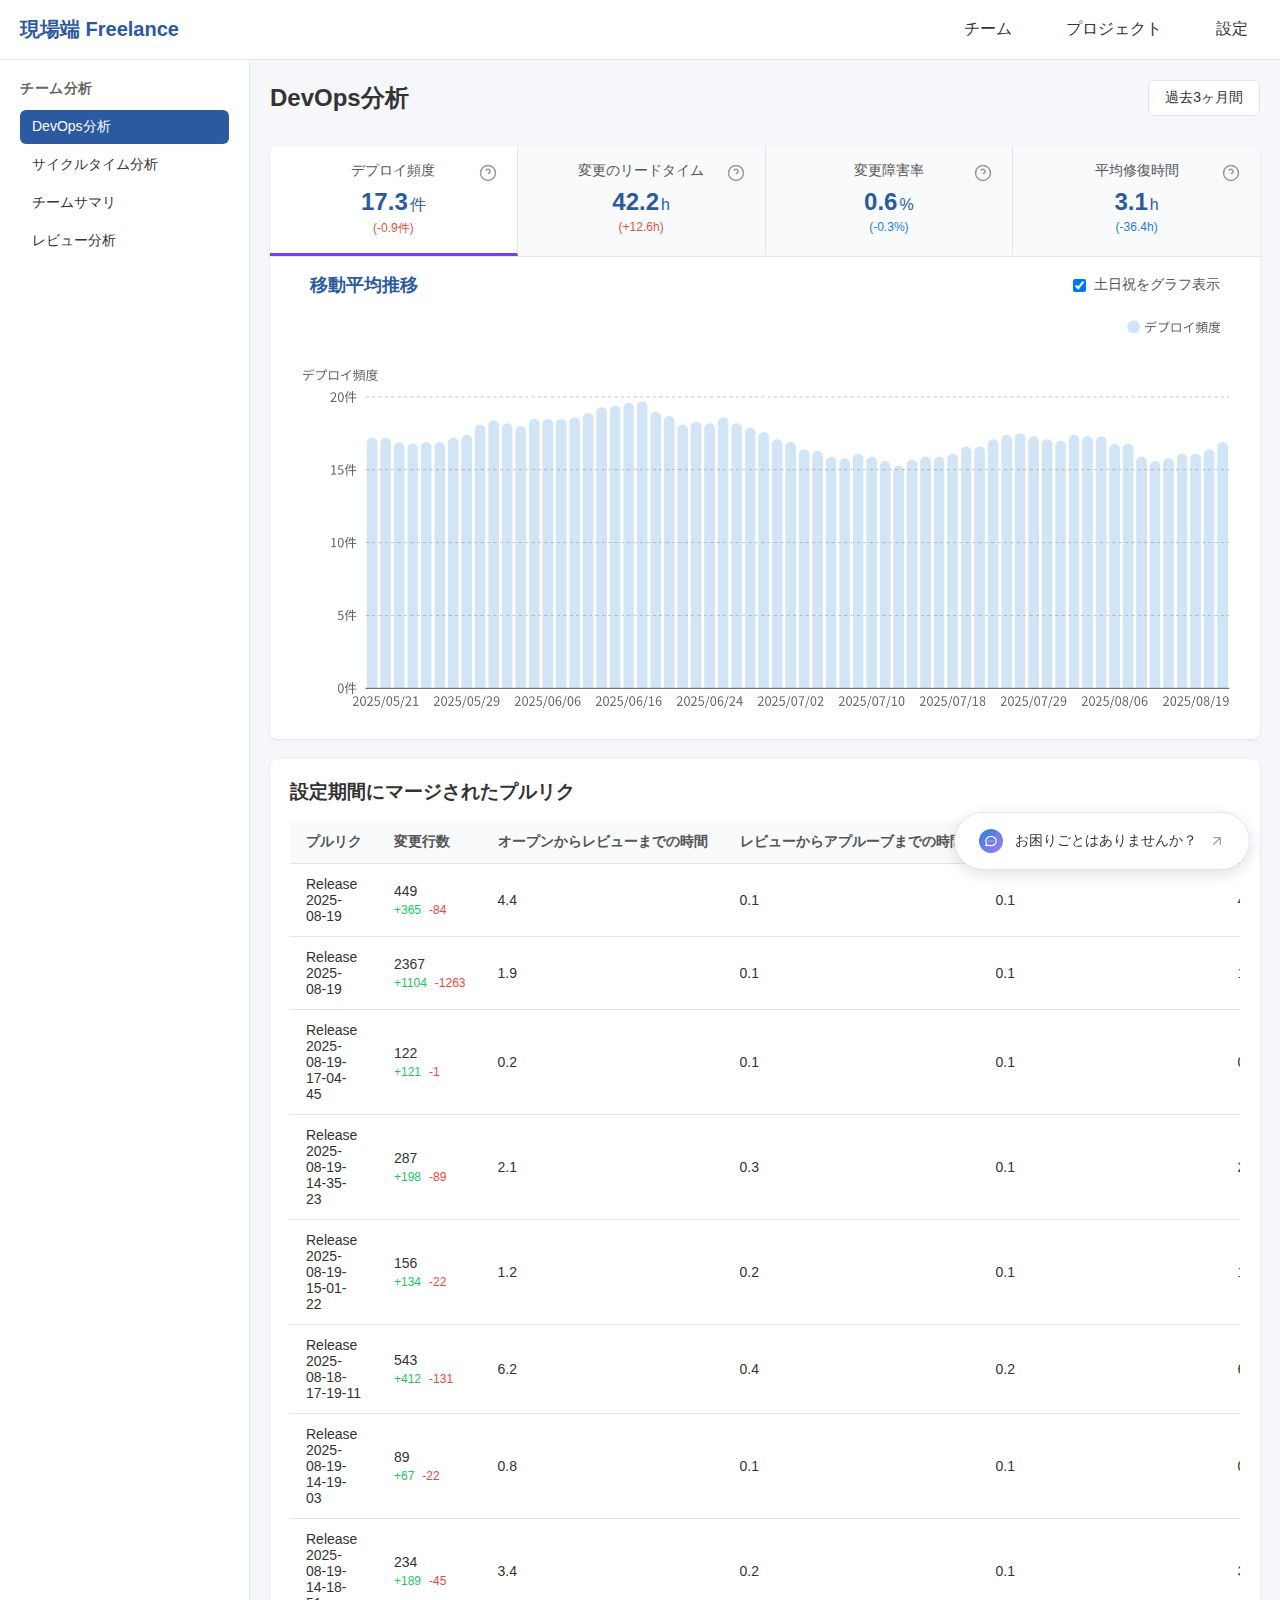
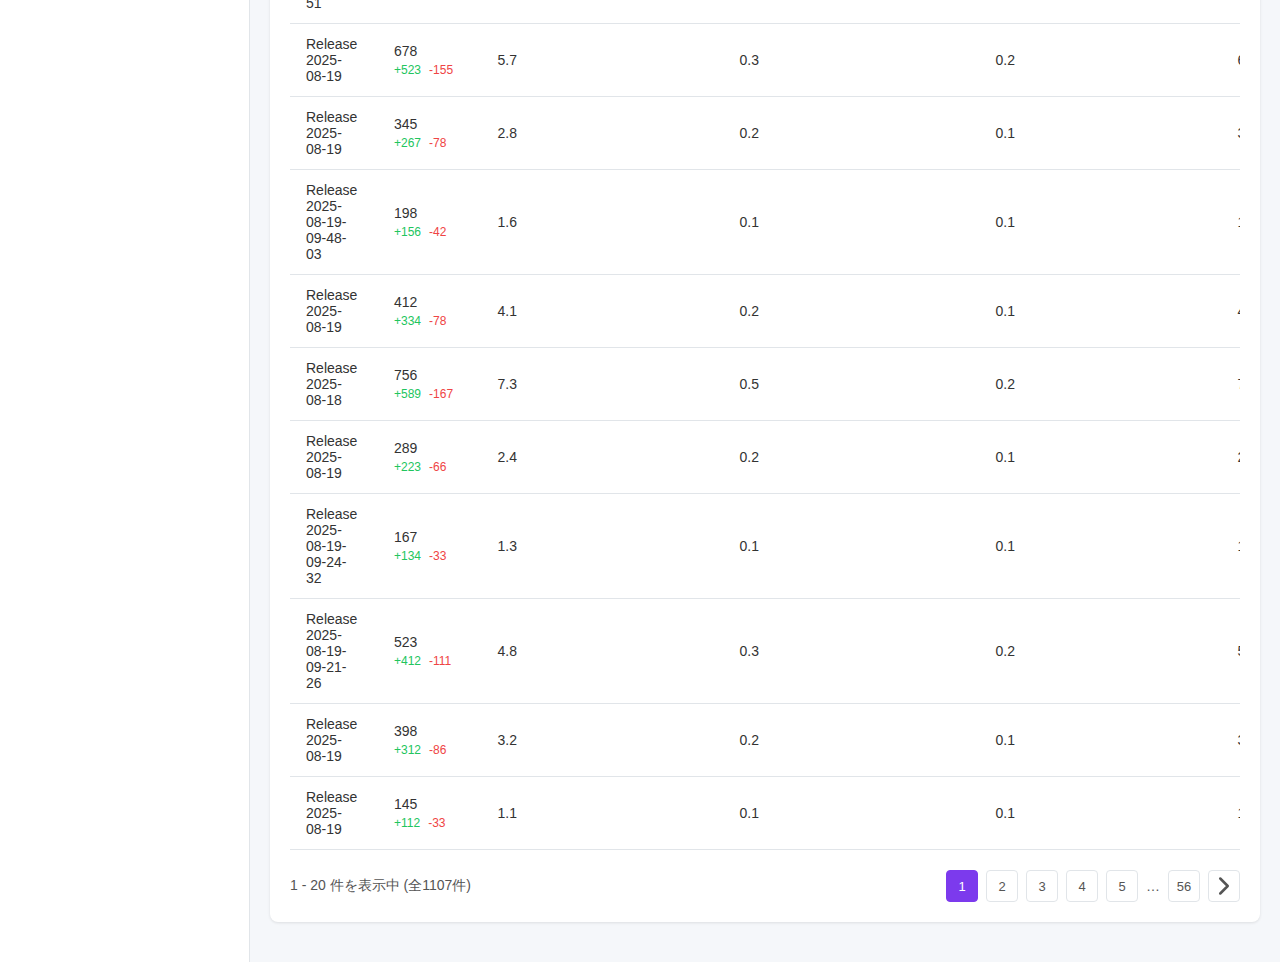
<file: index.html>
<!DOCTYPE html>
<html lang="ja">
<head>
    <meta charset="UTF-8">
    <meta name="viewport" content="width=device-width, initial-scale=1.0">
    <title>チャットボット動線検討 - 現行FAB</title>
    <!-- ベースCSS -->
    <link rel="stylesheet" href="css/base.css">
</head>
<body>
    <div class="dashboard-container">
        <!-- ヘッダー -->
        <header class="header">
            <div class="header-content">
                <h1>現場端 Freelance</h1>
                <nav class="nav-menu">
                    <span>チーム</span>
                    <span>プロジェクト</span>
                    <span>設定</span>
                </nav>
            </div>
        </header>

        <!-- サイドバー -->
        <aside class="sidebar">
            <div class="sidebar-section">
                <h3>チーム分析</h3>
                <ul>
                    <li id="devops" class="menu-item active">DevOps分析</li>
                    <li id="cycle-time" class="menu-item">サイクルタイム分析</li>
                    <li id="team-summary" class="menu-item">チームサマリ</li>
                    <li id="review" class="menu-item">レビュー分析</li>
                </ul>
            </div>
        </aside>

        <!-- メインコンテンツ -->
        <main class="main-content">
            <div class="dashboard-header">
                <h2 id="page-title">DevOps分析</h2>
                <div class="period-selector">過去3ヶ月間</div>
            </div>

            <!-- ページコンテンツはJavaScriptで動的に読み込まれます -->
            <div id="page-content">
                <!-- 初期読み込み中の表示 -->
                <div class="loading-indicator" style="text-align: center; padding: 40px; color: #666;">
                    <div style="font-size: 18px; margin-bottom: 8px;">📊</div>
                    <div>ページを読み込み中...</div>
                </div>
            </div>
        </main>
    </div>

    <!-- Floating Action Button -->
    <div class="fab" id="fab">
        <!-- 波紋アニメーション（先頭に配置して他の要素の背後に表示されるようにする） -->
        <div class="ripple-animation" id="rippleAnimation"></div>
        
        <div class="fab-icon">
            <svg viewBox="0 0 24 24" fill="none" xmlns="http://www.w3.org/2000/svg">
                <path d="M8 12h.01M12 12h.01M16 12h.01M21 12c0 4.418-4.03 8-9 8a9.863 9.863 0 01-4.255-.949L3 20l1.395-3.72C3.512 15.042 3 13.574 3 12c0-4.418 4.03-8 9-8s9 3.582 9 8z" stroke="white" stroke-width="2" stroke-linecap="round" stroke-linejoin="round"/>
            </svg>
        </div>
        <span class="fab-text">お困りごとはありませんか？</span>
        <div class="fab-arrow">
            <svg viewBox="0 0 24 24" fill="none" xmlns="http://www.w3.org/2000/svg">
                <path d="M7 17l9.2-9.2M17 17V7H7" stroke="currentColor" stroke-width="2" stroke-linecap="round" stroke-linejoin="round"/>
            </svg>
        </div>
        
        <!-- スマートツールチップ -->
        <div class="smart-tooltip" id="smartTooltip">
            <div class="tooltip-content">
                <span class="tooltip-text">迷っていたらエージェントに質問してみてください</span>
                <div class="tooltip-close" id="tooltipClose">×</div>
                <div class="tooltip-arrow"></div>
            </div>
        </div>
    </div>

    <!-- チャットウィンドウ -->
    <div class="context-chat-window" id="chatWindow">
        <div class="chat-header">
            <div class="chat-header-info">
                <h4 id="chatTitle">サポートチャット</h4>
                <div class="context-info" id="contextInfo">
                    <span class="context-indicator"></span>
                    <span class="context-text">一般的なサポート</span>
                </div>
            </div>
            <button class="chat-close" id="chatClose">
                <svg viewBox="0 0 24 24" fill="none" xmlns="http://www.w3.org/2000/svg">
                    <path d="M18 6L6 18M6 6l12 12" stroke="currentColor" stroke-width="2"/>
                </svg>
            </button>
        </div>
        <div class="chat-content">
            <div class="chat-messages" id="chatMessages">
                <div class="bot-message">
                    <div class="message-avatar">
                        <svg viewBox="0 0 24 24" fill="none" xmlns="http://www.w3.org/2000/svg">
                            <circle cx="12" cy="12" r="10" stroke="currentColor" stroke-width="2"/>
                            <path d="M8 12h8M12 8v8" stroke="currentColor" stroke-width="2"/>
                        </svg>
                    </div>
                    <div class="message-content">
                        <p id="initialMessage">こんにちは！何かお手伝いできることはありますか？</p>
                        <div class="message-time">今</div>
                    </div>
                </div>
            </div>
            <div class="context-suggestions" id="contextSuggestions">
                <div class="suggestions-header">
                    <h5>よくある質問</h5>
                    <select class="suggestions-select" id="suggestionsSelect">
                        <option value="">質問を選択してください</option>
                        <!-- 動的に生成される -->
                    </select>
                </div>
            </div>
            <div class="chat-input-area">
                <input type="text" class="chat-input" placeholder="メッセージを入力してください..." id="chatInput">
                <button class="send-button" id="sendButton">
                    <svg viewBox="0 0 24 24" fill="none" xmlns="http://www.w3.org/2000/svg">
                        <path d="M22 2L11 13M22 2L15 22L11 13M22 2L2 9L11 13" stroke="currentColor" stroke-width="2"/>
                    </svg>
                </button>
            </div>
        </div>
    </div>

    <!-- オーバーレイ -->
    <div class="overlay" id="overlay"></div>

    <!-- 共通JavaScript -->
    <script src="js/common.js"></script>
</body>
</html>
</file>
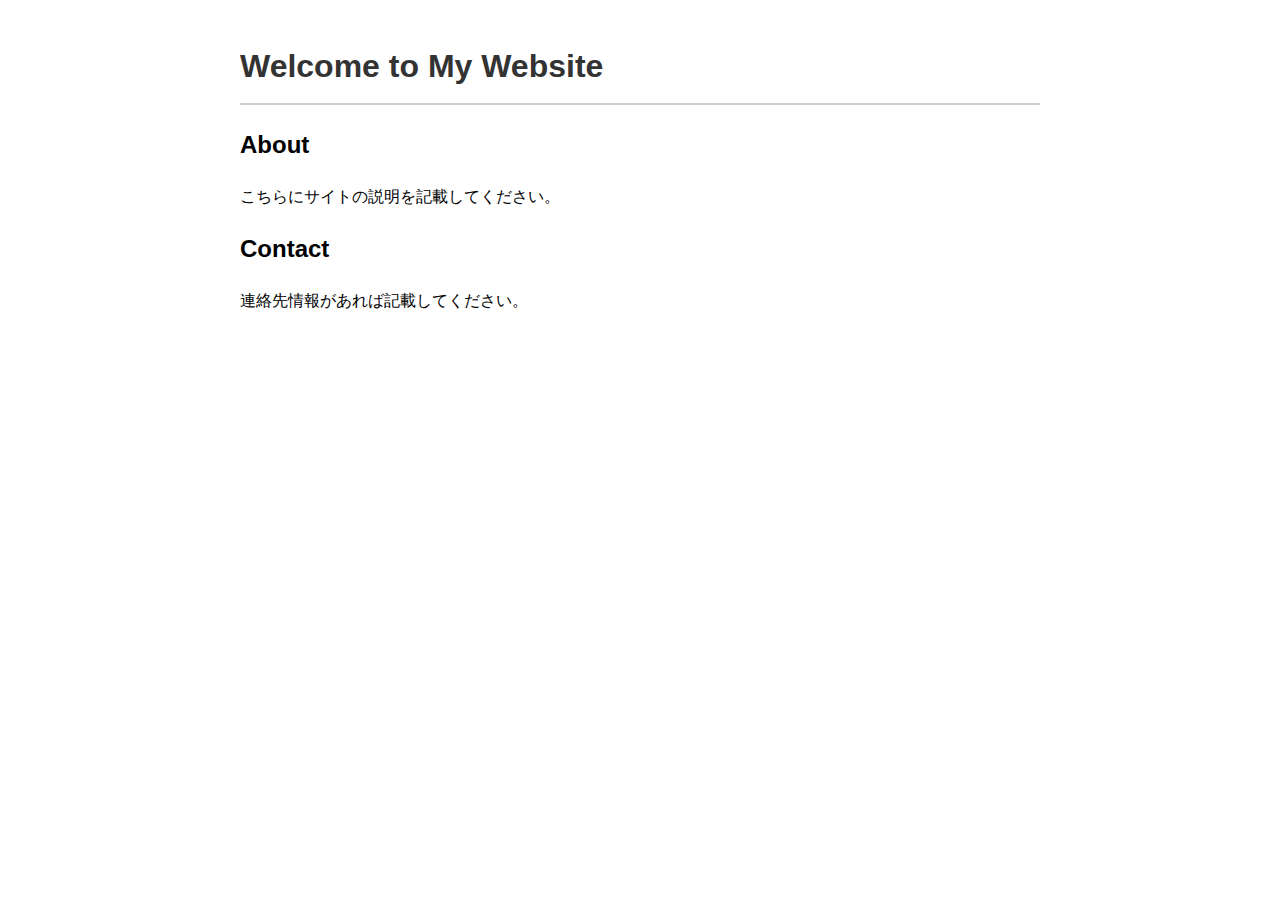
<file: test.html>
<!DOCTYPE html>
<html lang="ja">
<head>
    <meta charset="UTF-8">
    <meta name="viewport" content="width=device-width, initial-scale=1.0">
    <title>My Website</title>
    <style>
        body {
            font-family: Arial, sans-serif;
            max-width: 800px;
            margin: 0 auto;
            padding: 20px;
            line-height: 1.6;
        }
        h1 {
            color: #333;
            border-bottom: 2px solid #ccc;
            padding-bottom: 10px;
        }
        .section {
            margin: 20px 0;
        }
    </style>
</head>
<body>
    <h1>Welcome to My Website</h1>
    
    <div class="section">
        <h2>About</h2>
        <p>こちらにサイトの説明を記載してください。</p>
    </div>

    <div class="section">
        <h2>Contact</h2>
        <p>連絡先情報があれば記載してください。</p>
    </div>
</body>
</html>
</file>
<file: css/base.css>
/* ベース共通スタイル */
/* リセットとベース設定 */
* {
    margin: 0;
    padding: 0;
    box-sizing: border-box;
}

body {
    font-family: -apple-system, BlinkMacSystemFont, 'Segoe UI', Roboto, sans-serif;
    background-color: #f5f7fa;
    color: #333;
}

/* レイアウト基本構造 */
.dashboard-container {
    display: grid;
    grid-template-areas: 
        "header header"
        "sidebar main";
    grid-template-columns: 250px 1fr;
    grid-template-rows: 60px 1fr;
    min-height: 100vh;
}

/* ヘッダー */
.header {
    grid-area: header;
    background: white;
    border-bottom: 1px solid #e1e5e9;
    display: flex;
    justify-content: flex-start;
    align-items: center;
    padding: 0;
    box-shadow: 0 1px 3px rgba(0,0,0,0.1);
}

.header-content {
    display: flex;
    justify-content: space-between;
    align-items: center;
    width: 100%;
    max-width: 1320px;
    padding: 0 20px;
}

.header h1 {
    font-size: 20px;
    font-weight: 600;
    color: #2c5aa0;
}

.nav-menu {
    display: flex;
    gap: 30px;
}

.nav-menu span {
    cursor: pointer;
    padding: 8px 12px;
    border-radius: 6px;
    transition: background-color 0.2s;
}

.nav-menu span:hover {
    background-color: #f0f4f8;
}

/* サイドバー */
.sidebar {
    grid-area: sidebar;
    background: white;
    border-right: 1px solid #e1e5e9;
    padding: 20px;
    overflow-y: auto;
    max-width: 250px;
}

.sidebar-section {
    margin-bottom: 30px;
}

.sidebar-section h3 {
    font-size: 14px;
    font-weight: 600;
    color: #666;
    margin-bottom: 12px;
    text-transform: uppercase;
    letter-spacing: 0.5px;
}

.sidebar-section ul {
    list-style: none;
}

.sidebar-section li {
    padding: 8px 12px;
    margin-bottom: 4px;
    border-radius: 6px;
    cursor: pointer;
    transition: background-color 0.2s;
    font-size: 14px;
}

.sidebar-section li:hover {
    background-color: #f0f4f8;
}

.sidebar-section li.active {
    background-color: #2c5aa0;
    color: white;
}

/* メインコンテンツ */
.main-content {
    grid-area: main;
    padding: 20px;
    overflow-y: auto;
    max-width: 1320px;
    background: #f5f7fa;
}

.dashboard-header {
    display: flex;
    justify-content: space-between;
    align-items: center;
    margin-bottom: 30px;
}

.dashboard-header h2 {
    font-size: 24px;
    font-weight: 600;
}

.period-selector {
    background: white;
    padding: 8px 16px;
    border-radius: 6px;
    border: 1px solid #e1e5e9;
    font-size: 14px;
}

/* 共通セクションスタイル */
.section {
    background: white;
    border-radius: 8px;
    padding: 20px;
    margin-bottom: 20px;
    box-shadow: 0 1px 3px rgba(0,0,0,0.1);
    position: relative;
    transition: all 0.3s ease;
}

.section:hover {
    box-shadow: 0 2px 8px rgba(0,0,0,0.12);
}

.section h3 {
    font-size: 18px;
    font-weight: 600;
    color: #2c5aa0;
    margin-bottom: 16px;
}

/* 共通ボタンスタイル */
.btn-primary {
    background: #7c3aed;
    color: white;
    border: none;
    padding: 8px 16px;
    border-radius: 6px;
    font-size: 14px;
    cursor: pointer;
    transition: all 0.2s ease;
}

.btn-primary:hover {
    background: #6d28d9;
    transform: translateY(-1px);
}

.btn-secondary {
    background: white;
    color: #555;
    border: 1px solid #e1e5e9;
    padding: 8px 16px;
    border-radius: 6px;
    font-size: 14px;
    cursor: pointer;
    transition: all 0.2s ease;
}

.btn-secondary:hover {
    border-color: #7c3aed;
    color: #7c3aed;
}

/* 共通テーブルスタイル */
.table-container {
    overflow-x: auto;
    margin-top: 16px;
}

.data-table {
    width: 100%;
    border-collapse: collapse;
    margin-bottom: 20px;
    font-size: 14px;
}

.data-table th {
    text-align: left;
    padding: 12px 16px;
    background: #f8fafc;
    border-bottom: 1px solid #e1e5e9;
    color: #555;
    font-weight: 600;
    white-space: nowrap;
}

.data-table td {
    padding: 12px 16px;
    border-bottom: 1px solid #e1e5e9;
    color: #333;
}

.data-table tr:hover {
    background: #f8fafc;
}

/* ページネーション */
.pagination {
    display: flex;
    justify-content: space-between;
    align-items: center;
    margin-top: 16px;
    font-size: 14px;
    color: #555;
}

.page-controls {
    display: flex;
    align-items: center;
    gap: 8px;
}

.page-button {
    width: 32px;
    height: 32px;
    display: flex;
    align-items: center;
    justify-content: center;
    border: 1px solid #e1e5e9;
    border-radius: 4px;
    background: white;
    color: #555;
    font-size: 13px;
    cursor: pointer;
    transition: all 0.2s ease;
}

.page-button:hover {
    border-color: #7c3aed;
    color: #7c3aed;
}

.page-button.active {
    background: #7c3aed;
    color: white;
    border-color: #7c3aed;
}

/* 共通アイコンスタイル */
.icon {
    width: 18px;
    height: 18px;
    display: inline-block;
}

/* ユーティリティクラス */
.hidden {
    display: none !important;
}

.text-center {
    text-align: center;
}

.text-right {
    text-align: right;
}

.mb-0 { margin-bottom: 0; }
.mb-1 { margin-bottom: 8px; }
.mb-2 { margin-bottom: 16px; }
.mb-3 { margin-bottom: 24px; }

.mt-0 { margin-top: 0; }
.mt-1 { margin-top: 8px; }
.mt-2 { margin-top: 16px; }
.mt-3 { margin-top: 24px; }

/* レスポンシブ対応 */
@media (max-width: 1024px) {
    .dashboard-container {
        grid-template-columns: 200px 1fr;
    }
    
    .sidebar {
        max-width: 200px;
    }
}

@media (max-width: 768px) {
    .dashboard-container {
        grid-template-areas: 
            "header"
            "main";
        grid-template-columns: 1fr;
        grid-template-rows: 60px 1fr;
    }
    
    .sidebar {
        display: none;
    }
    
    .main-content {
        padding: 16px;
    }
    
    .fab {
        bottom: 20px;
        right: 20px;
        padding: 12px 16px;
        max-width: 280px;
        box-shadow: 0 3px 12px rgba(0, 0, 0, 0.12);
    }
    
    .fab:hover {
        box-shadow: 0 4px 16px rgba(0, 0, 0, 0.16);
    }
    
    .fab-text {
        font-size: 13px;
    }
    
    .fab-icon {
        width: 20px;
        height: 20px;
    }
    
    .fab-arrow {
        width: 14px;
        height: 14px;
    }
    
    .context-chat-window {
        bottom: 80px;
        right: 20px;
        width: calc(100vw - 40px);
        height: calc(100vh - 120px);
        max-width: 380px;
        max-height: 600px;
    }
}

/* FAB（Floating Action Button） */
.fab {
    position: fixed;
    bottom: 30px;
    right: 30px;
    display: flex;
    align-items: center;
    gap: 12px;
    background: white;
    color: #666;
    padding: 16px 24px;
    border-radius: 50px;
    cursor: pointer;
    box-shadow: 0 4px 16px rgba(0, 0, 0, 0.12);
    transition: all 0.3s ease;
    z-index: 1000;
    max-width: 320px;
    border: 1px solid #e1e5e9;
}

.fab:hover {
    transform: translateY(-2px);
    box-shadow: 0 6px 24px rgba(0, 0, 0, 0.16);
    background: #f8f9fa;
}

.fab-icon {
    width: 24px;
    height: 24px;
    flex-shrink: 0;
    background: linear-gradient(135deg, #287ED8 0%, #A57FF6 100%);
    border-radius: 50%;
    display: flex;
    align-items: center;
    justify-content: center;
    color: white;
}

.fab-icon svg {
    width: 14px;
    height: 14px;
}

.fab-text {
    font-size: 14px;
    font-weight: 500;
    white-space: nowrap;
    flex: 1;
    color: #333;
}

.fab-arrow {
    width: 16px;
    height: 16px;
    flex-shrink: 0;
    opacity: 0.6;
}

.fab-arrow svg {
    width: 100%;
    height: 100%;
}

/* スマートツールチップ */
.smart-tooltip {
    position: absolute;
    bottom: 100%;
    right: 0;
    margin-bottom: 12px;
    opacity: 0;
    visibility: hidden;
    transition: all 0.3s ease;
    z-index: 1001;
}

/* ホバー時のツールチップ表示を無効化 */
/* .fab:hover .smart-tooltip {
    opacity: 1;
    visibility: visible;
} */

.tooltip-content {
    position: relative;
    background: #333;
    color: white;
    padding: 8px 12px;
    border-radius: 6px;
    font-size: 12px;
    white-space: nowrap;
    box-shadow: 0 2px 8px rgba(0, 0, 0, 0.2);
}

.tooltip-arrow {
    position: absolute;
    top: 100%;
    right: 16px;
    width: 0;
    height: 0;
    border-left: 6px solid transparent;
    border-right: 6px solid transparent;
    border-top: 6px solid #333;
}

/* 波紋アニメーション */
/* FABに波紋エフェクトを追加 */
.fab {
    overflow: visible;
}

.fab::before, 
.fab::after {
    content: "";
    display: block;
    position: absolute;
    top: 0;
    bottom: 0;
    left: 0;
    right: 0;
    margin: auto;
    width: 100%;
    height: 100%;
    border: 2px solid rgba(40, 126, 216, 0.7);
    border-radius: 50px; /* FABと同じ角丸半径 */
    box-sizing: border-box;
    pointer-events: none;
    animation: none; /* 初期状態ではアニメーションを無効化 */
    z-index: -1;
    box-shadow: 0 0 10px rgba(40, 126, 216, 0.3);
    opacity: 0;
}

.fab::after {
    animation-delay: 1s;
}

@keyframes pulsate {
    0% {
        transform: scale(1);
        opacity: 1;
    }
    100% {
        transform: scale(1.6);
        opacity: 0;
    }
}

/* アニメーション制御用のクラス */
.fab.animate-pulse::before,
.fab.animate-pulse::after {
    animation: pulsate 2s linear infinite;
    opacity: 1;
}

/* ツールチップの閉じるボタン */
.tooltip-close {
    position: absolute;
    top: 5px;
    right: 8px; /* 右側の余白を追加 */
    width: 16px;
    height: 16px;
    display: flex;
    align-items: center;
    justify-content: center;
    cursor: pointer;
    color: rgba(255, 255, 255, 0.7);
    font-size: 12px;
    line-height: 1;
}

.tooltip-close:hover {
    color: white;
}

/* ツールチップのテキストに余白を追加 */
.tooltip-text {
    display: block;
    padding-right: 24px; /* 閉じるボタン用のスペースを確保 */
    margin-right: 8px; /* テキストと閉じるボタンの間に余白を追加 */
}

/* 元々のripple-animationクラスは使わないので非表示に */
.ripple-animation {
    display: none;
}

/* コンテキストチャットウィンドウ */
.context-chat-window {
    position: fixed;
    bottom: 30px;
    right: 30px;
    width: 400px;
    height: 600px;
    background: white;
    border-radius: 12px;
    box-shadow: 0 20px 60px rgba(0,0,0,0.25);
    border: 1px solid #e1e5e9;
    z-index: 2000;
    display: none;
    flex-direction: column;
    overflow: hidden;
    transform-origin: bottom right;
}

.context-chat-window.active {
    display: flex;
    animation: slideInFromBottom 0.3s cubic-bezier(0.4, 0, 0.2, 1);
}

@keyframes slideInFromBottom {
    from {
        opacity: 0;
        transform: scale(0.8) translateY(20px);
    }
    to {
        opacity: 1;
        transform: scale(1) translateY(0);
    }
}

.chat-header {
    display: flex;
    justify-content: space-between;
    align-items: center;
    padding: 16px 20px;
    border-bottom: 1px solid #e1e5e9;
    background: linear-gradient(135deg, #7c3aed 0%, #a855f7 100%);
    color: white;
    position: sticky;
    top: 0;
    z-index: 10;
}

.chat-header-info h4 {
    font-size: 16px;
    font-weight: 600;
    margin-bottom: 4px;
}

.context-info {
    display: flex;
    align-items: center;
    gap: 6px;
    font-size: 12px;
    opacity: 0.9;
}

.context-indicator {
    width: 6px;
    height: 6px;
    background: #10b981;
    border-radius: 50%;
    animation: blink 2s infinite;
}

@keyframes blink {
    0%, 50% { opacity: 1; }
    51%, 100% { opacity: 0.3; }
}

.chat-close {
    background: none;
    border: none;
    color: white;
    width: 32px;
    height: 32px;
    border-radius: 6px;
    display: flex;
    align-items: center;
    justify-content: center;
    cursor: pointer;
    transition: background-color 0.2s;
}

.chat-close:hover {
    background: rgba(255,255,255,0.2);
}

.chat-close svg {
    width: 16px;
    height: 16px;
}

.chat-content {
    flex: 1;
    display: flex;
    flex-direction: column;
    overflow: hidden;
}

.chat-messages {
    flex: 1;
    padding: 20px;
    overflow-y: auto;
    max-height: 400px;
}

.bot-message {
    display: flex;
    gap: 12px;
    margin-bottom: 16px;
}

.user-message {
    display: flex;
    gap: 12px;
    margin-bottom: 16px;
    flex-direction: row-reverse;
}

.message-avatar {
    width: 32px;
    height: 32px;
    border-radius: 50%;
    background: #7c3aed;
    display: flex;
    align-items: center;
    justify-content: center;
    color: white;
    flex-shrink: 0;
}

.user-message .message-avatar {
    background: #2c5aa0;
}

.message-avatar svg {
    width: 16px;
    height: 16px;
}

.message-content {
    flex: 1;
    max-width: 80%;
}

.message-content p {
    background: #f0f4f8;
    padding: 12px 16px;
    border-radius: 18px 18px 18px 6px;
    margin: 0;
    line-height: 1.4;
    font-size: 14px;
}

.user-message .message-content p {
    background: #7c3aed;
    color: white;
    border-radius: 18px 18px 6px 18px;
}

.message-time {
    font-size: 11px;
    color: #666;
    margin-top: 4px;
    text-align: right;
}

/* コンテキスト質問候補 */
.context-suggestions {
    padding: 12px 20px;
    border-top: 1px solid #e1e5e9;
    background: #fafbfc;
}

.suggestions-header {
    display: flex;
    justify-content: space-between;
    align-items: center;
}

.suggestions-header h5 {
    font-size: 12px;
    color: #666;
    margin-bottom: 0;
    text-transform: uppercase;
    letter-spacing: 0.5px;
}

.suggestions-select {
    flex: 1;
    margin-left: 15px;
    padding: 6px 10px;
    border: 1px solid #e1e5e9;
    border-radius: 6px;
    font-size: 13px;
    color: #333;
    background-color: white;
    cursor: pointer;
    transition: all 0.2s ease;
    max-width: 250px;
}

.suggestions-select:hover {
    border-color: #7c3aed;
}

.suggestions-select:focus {
    outline: none;
    border-color: #7c3aed;
    box-shadow: 0 0 0 2px rgba(124, 58, 237, 0.2);
}

.chat-input-area {
    display: flex;
    padding: 12px 20px;
    border-top: 1px solid #e1e5e9;
    gap: 12px;
    background: white;
}

.chat-input {
    flex: 1;
    padding: 10px 16px;
    border: 1px solid #e1e5e9;
    border-radius: 20px;
    outline: none;
    font-size: 14px;
}

.chat-input:focus {
    border-color: #7c3aed;
}

.send-button {
    background: #7c3aed;
    color: white;
    border: none;
    width: 40px;
    height: 40px;
    border-radius: 50%;
    cursor: pointer;
    display: flex;
    align-items: center;
    justify-content: center;
    transition: background-color 0.2s;
}

.send-button:hover {
    background: #6d28d9;
}

.send-button svg {
    width: 16px;
    height: 16px;
}
</file>
